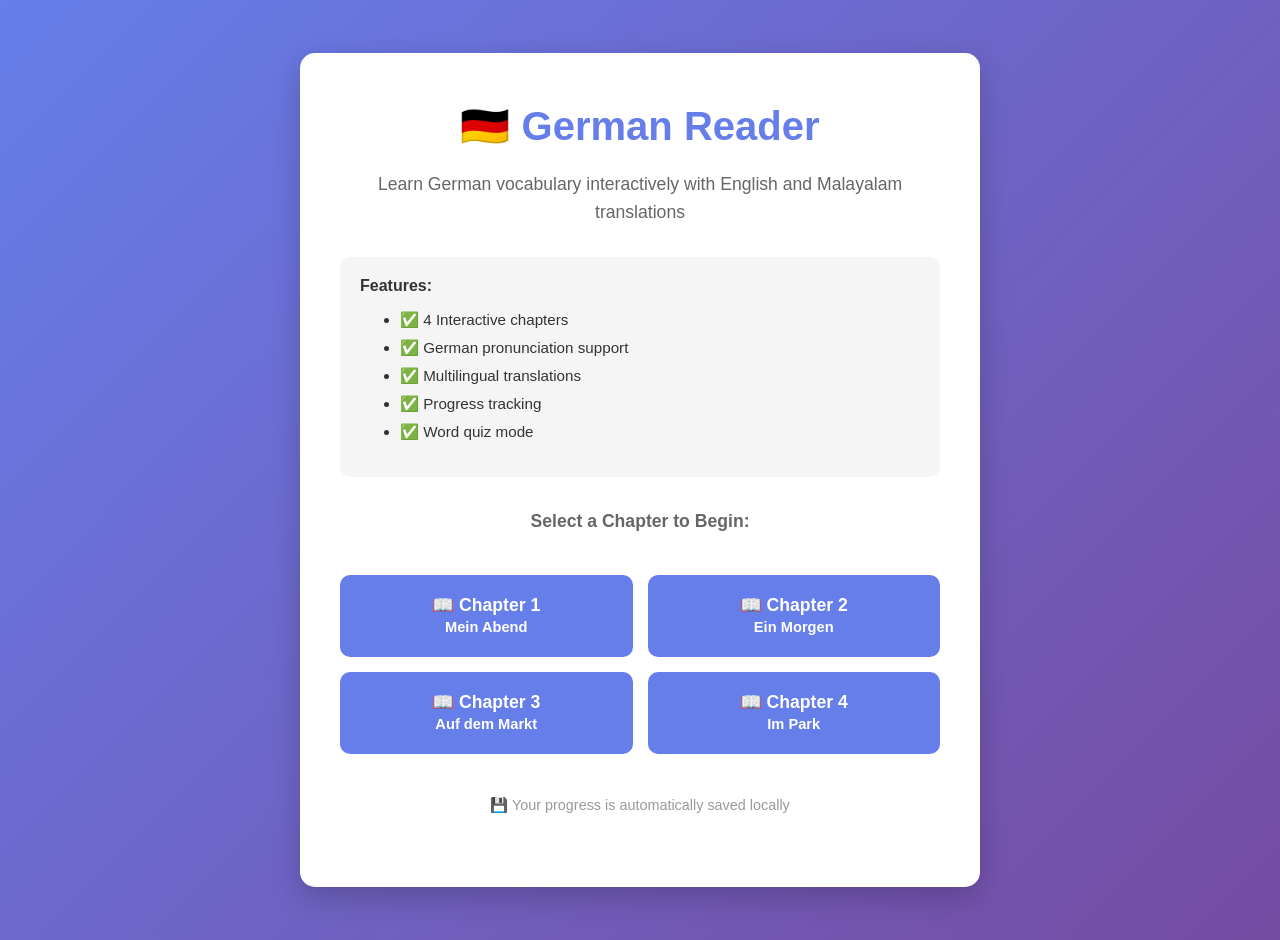
<file: index.html>
<!DOCTYPE html>
<html lang="de">
<head>
<meta charset="UTF-8">
<meta name="viewport" content="width=device-width, initial-scale=1.0">
<title>German Reader - Learn German</title>
<style>
  body {
    margin: 0;
    font-family: Arial, sans-serif;
    background: linear-gradient(135deg, #667eea 0%, #764ba2 100%);
    color: #333;
    display: flex;
    justify-content: center;
    align-items: center;
    min-height: 100vh;
    padding: 20px;
  }
  .container {
    max-width: 600px;
    text-align: center;
    background: white;
    padding: 50px 40px;
    border-radius: 15px;
    box-shadow: 0 10px 30px rgba(0,0,0,0.2);
  }
  h1 {
    color: #667eea;
    font-size: 2.5em;
    margin: 0 0 10px 0;
  }
  p {
    font-size: 1.1em;
    color: #666;
    margin: 20px 0;
    line-height: 1.6;
  }
  .chapters {
    display: grid;
    grid-template-columns: 1fr 1fr;
    gap: 15px;
    margin: 40px 0;
  }
  .chapter-btn {
    padding: 20px;
    border: none;
    border-radius: 10px;
    background: #667eea;
    color: white;
    font-weight: bold;
    font-size: 1.1em;
    cursor: pointer;
    transition: all 0.3s;
    text-decoration: none;
    display: inline-block;
  }
  .chapter-btn:hover {
    background: #764ba2;
    transform: translateY(-3px);
    box-shadow: 0 5px 15px rgba(0,0,0,0.2);
  }
  .features {
    text-align: left;
    background: #f5f5f5;
    padding: 20px;
    border-radius: 10px;
    margin: 30px 0;
  }
  .features li {
    margin: 10px 0;
    font-size: 0.95em;
  }
</style>
</head>
<body>
<div class="container">
  <h1>🇩🇪 German Reader</h1>
  <p>Learn German vocabulary interactively with English and Malayalam translations</p>
  
  <div class="features">
    <strong>Features:</strong>
    <ul>
      <li>✅ 4 Interactive chapters</li>
      <li>✅ German pronunciation support</li>
      <li>✅ Multilingual translations</li>
      <li>✅ Progress tracking</li>
      <li>✅ Word quiz mode</li>
    </ul>
  </div>

  <p><strong>Select a Chapter to Begin:</strong></p>
  <div class="chapters">
    <a href="chapter1.html" class="chapter-btn">📖 Chapter 1<br><small>Mein Abend</small></a>
    <a href="chapter2.html" class="chapter-btn">📖 Chapter 2<br><small>Ein Morgen</small></a>
    <a href="chapter3.html" class="chapter-btn">📖 Chapter 3<br><small>Auf dem Markt</small></a>
    <a href="chapter4.html" class="chapter-btn">📖 Chapter 4<br><small>Im Park</small></a>
  </div>

  <p style="font-size: 0.9em; color: #999;">
    💾 Your progress is automatically saved locally
  </p>
</div>
</body>
</html>
</file>
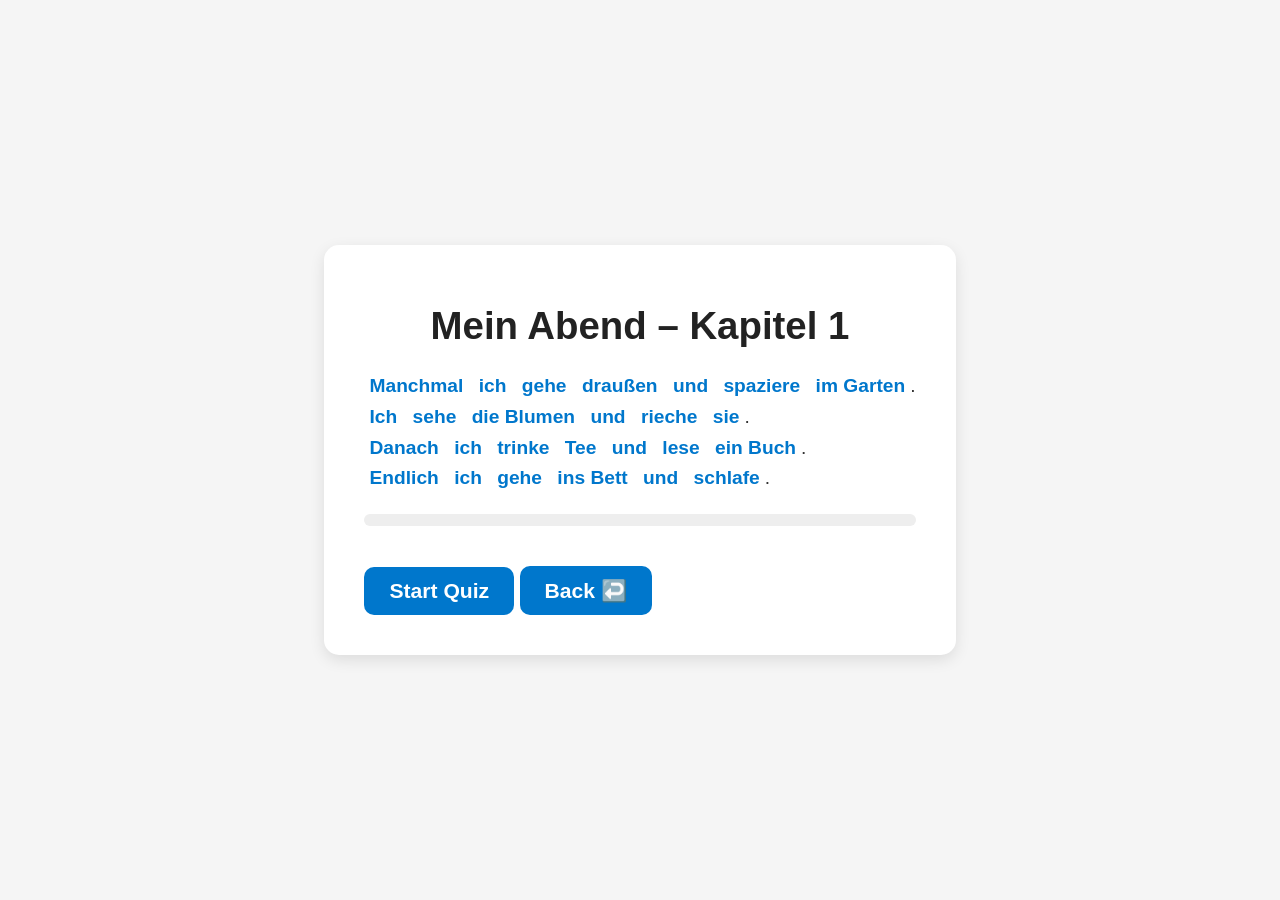
<file: chapter1.html>
<!DOCTYPE html>
<html lang="de" data-chapter="chapter1">
<head>
<meta charset="UTF-8">
<meta name="viewport" content="width=device-width, initial-scale=1.0">
<title>German Reader - Chapter 1</title>
<link rel="stylesheet" href="style.css">
</head>
<body data-chapter="chapter1">

<div class="reader-card">
<h1>Mein Abend – Kapitel 1</h1>

<div class="text-content">
<span class="word" data-meaning="Sometimes" data-ml="ചിലപ്പോൾ" data-def="Occasionally, now and then">Manchmal</span>
<span class="word" data-meaning="I" data-ml="ഞാൻ" data-def="Refers to the speaker">ich</span>
<span class="word" data-meaning="go" data-ml="പോകുന്നു" data-def="To move from one place to another">gehe</span>
<span class="word" data-meaning="outside" data-ml="പുറത്ത്" data-def="Outdoors, not inside">draußen</span>
<span class="word" data-meaning="and" data-ml="കൂടാതെ" data-def="Connects words or phrases">und</span>
<span class="word" data-meaning="walk" data-ml="നടക്കുന്നു" data-def="To move by putting one foot in front of the other">spaziere</span>
<span class="word" data-meaning="in the garden" data-ml="തോട്ടത്തിൽ" data-def="The area with plants, flowers, or vegetables">im Garten</span>.
</div>

<div class="text-content">
<span class="word" data-meaning="I" data-ml="ഞാൻ" data-def="Refers to the speaker">Ich</span>
<span class="word" data-meaning="see" data-ml="കാണുന്നു" data-def="To look at something">sehe</span>
<span class="word" data-meaning="the flowers" data-ml="പൂവുകൾ" data-def="Colorful plants">die Blumen</span>
<span class="word" data-meaning="and" data-ml="കൂടാതെ" data-def="Connects words or phrases">und</span>
<span class="word" data-meaning="smell" data-ml="വാസന അനുഭവിക്കുന്നു" data-def="To sense the fragrance">rieche</span>
<span class="word" data-meaning="them" data-ml="അവ" data-def="Refers to previously mentioned items">sie</span>.
</div>

<div class="text-content">
<span class="word" data-meaning="Afterwards" data-ml="പിന്നീട്" data-def="After some time">Danach</span>
<span class="word" data-meaning="I" data-ml="ഞാൻ" data-def="Refers to the speaker">ich</span>
<span class="word" data-meaning="drink" data-ml="കുടിക്കുന്നു" data-def="Consume liquid">trinke</span>
<span class="word" data-meaning="tea" data-ml="തേ" data-def="Hot beverage from leaves">Tee</span>
<span class="word" data-meaning="and" data-ml="കൂടാതെ" data-def="Connects words or phrases">und</span>
<span class="word" data-meaning="read" data-ml="വായിക്കുന്നു" data-def="Look at words in a book">lese</span>
<span class="word" data-meaning="a book" data-ml="ഒരു പുസ്തകം" data-def="Collection of written pages">ein Buch</span>.
</div>

<div class="text-content">
<span class="word" data-meaning="Finally" data-ml="അവസാനമായി" data-def="At the end">Endlich</span>
<span class="word" data-meaning="I" data-ml="ഞാൻ" data-def="Refers to the speaker">ich</span>
<span class="word" data-meaning="go" data-ml="പോകുന്നു" data-def="Move to another place">gehe</span>
<span class="word" data-meaning="to bed" data-ml="പിറങ്ങുന്നു" data-def="Place to sleep">ins Bett</span>
<span class="word" data-meaning="and" data-ml="കൂടാതെ" data-def="Connects words or phrases">und</span>
<span class="word" data-meaning="sleep" data-ml="ഉണരുന്നു" data-def="Stop being awake">schlafe</span>.
</div>

<div class="progress-bar"><div id="progress"></div></div>
<button id="quizBtn">Start Quiz</button>
<button id="nextChapter" onclick="location.href='index.html'">Back ↩️</button>
</div>

<div id="popup" class="popup">
<div class="popup-content">
<h3 id="popup-word"></h3>
<p><span>English:</span> <span id="popup-meaning"></span></p>
<p><span>Malayalam:</span> <span id="popup-ml"></span></p>
<p><span>Definition:</span> <span id="popup-def"></span></p>
</div>
</div>

<script src="script.js"></script>
</body>

</html>
</file>
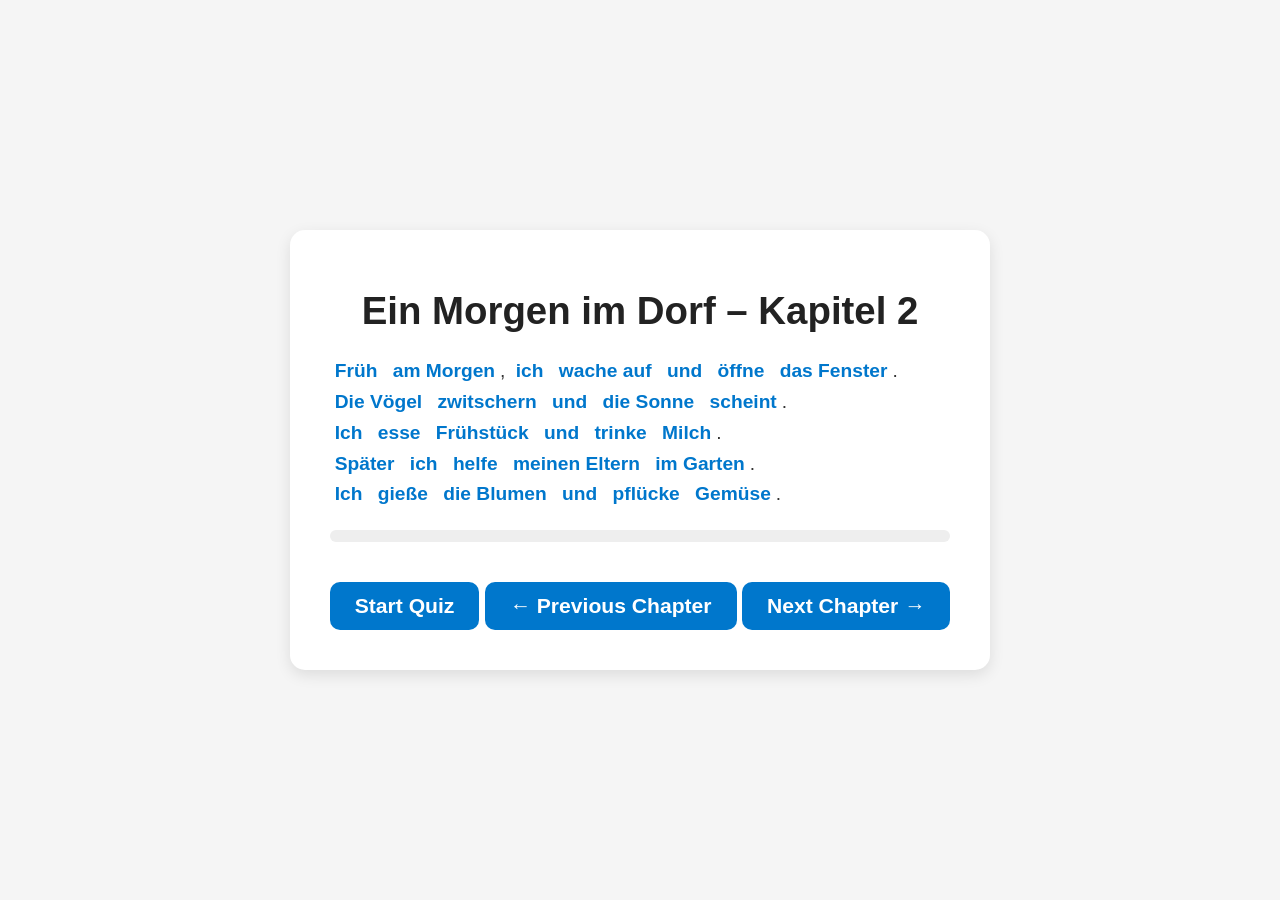
<file: chapter2.html>
<!DOCTYPE html>
<html lang="de" data-chapter="chapter2">
<head>
<meta charset="UTF-8">
<meta name="viewport" content="width=device-width, initial-scale=1.0">
<title>German Reader - Chapter 2</title>
<link rel="stylesheet" href="style.css">
</head>
<body data-chapter="chapter2">

<div class="reader-card">
<h1>Ein Morgen im Dorf – Kapitel 2</h1>

<div class="text-content">
<span class="word" data-meaning="Early" data-ml="പ്രാരംഭമായി" data-def="At the beginning of the day">Früh</span>
<span class="word" data-meaning="in the morning" data-ml="സാവകാശം" data-def="During the morning hours">am Morgen</span>,
<span class="word" data-meaning="I" data-ml="ഞാൻ" data-def="Refers to the speaker">ich</span>
<span class="word" data-meaning="wake up" data-ml="ഉണരുന്നു" data-def="Stop sleeping and become alert">wache auf</span>
<span class="word" data-meaning="and" data-ml="കൂടാതെ" data-def="Connects words or phrases">und</span>
<span class="word" data-meaning="open" data-ml="തുറക്കുന്നു" data-def="Move something to allow access">öffne</span>
<span class="word" data-meaning="the window" data-ml="ജാലകം" data-def="The frame to see outside">das Fenster</span>.
</div>

<div class="text-content">
<span class="word" data-meaning="The birds" data-ml="പക്ഷികൾ" data-def="Small flying animals">Die Vögel</span>
<span class="word" data-meaning="are chirping" data-ml="ചെർപ്പ് ചെയ്യുന്നുണ്ട്" data-def="Making short high-pitched sounds">zwitschern</span>
<span class="word" data-meaning="and" data-ml="കൂടാതെ" data-def="Connects words or phrases">und</span>
<span class="word" data-meaning="the sun" data-ml="സൂര്യൻ" data-def="The star giving light">die Sonne</span>
<span class="word" data-meaning="is shining" data-ml="പ്രകാശിക്കുന്നു" data-def="Giving light and warmth">scheint</span>.
</div>

<div class="text-content">
<span class="word" data-meaning="I" data-ml="ഞാൻ" data-def="Refers to the speaker">Ich</span>
<span class="word" data-meaning="eat" data-ml="തിന്നുന്നു" data-def="Consume food">esse</span>
<span class="word" data-meaning="breakfast" data-ml="പ്രാതൽ" data-def="The first meal of the day">Frühstück</span>
<span class="word" data-meaning="and" data-ml="കൂടാതെ" data-def="Connects words or phrases">und</span>
<span class="word" data-meaning="drink" data-ml="കുടിക്കുന്നു" data-def="Consume liquid">trinke</span>
<span class="word" data-meaning="milk" data-ml="പാൽ" data-def="White liquid from cows">Milch</span>.
</div>

<div class="text-content">
<span class="word" data-meaning="Later" data-ml="പിന്നീട്" data-def="After some time">Später</span>
<span class="word" data-meaning="I" data-ml="ഞാൻ" data-def="Refers to the speaker">ich</span>
<span class="word" data-meaning="help" data-ml="സഹായിക്കുന്നു" data-def="Assist someone">helfe</span>
<span class="word" data-meaning="my parents" data-ml="എന്റെ രക്ഷിതാക്കൾ" data-def="Father and mother">meinen Eltern</span>
<span class="word" data-meaning="in the garden" data-ml="തോട്ടത്തിൽ" data-def="Where plants grow">im Garten</span>.
</div>

<div class="text-content">
<span class="word" data-meaning="I" data-ml="ഞാൻ" data-def="Refers to the speaker">Ich</span>
<span class="word" data-meaning="water" data-ml="ജലദാനം ചെയ്യുന്നു" data-def="Give water to plants">gieße</span>
<span class="word" data-meaning="the flowers" data-ml="പൂവുകൾ" data-def="Colorful plants">die Blumen</span>
<span class="word" data-meaning="and" data-ml="കൂടാതെ" data-def="Connects words or phrases">und</span>
<span class="word" data-meaning="pick" data-ml="തൊഴുന്നു" data-def="Collect or gather">pflücke</span>
<span class="word" data-meaning="vegetables" data-ml="പച്ചക്കറികൾ" data-def="Plants that we eat">Gemüse</span>.
</div>

<div class="progress-bar"><div id="progress"></div></div>
<button id="quizBtn">Start Quiz</button>
<button id="prevChapter" onclick="location.href='chapter1.html'">← Previous Chapter</button>
<button id="nextChapter" onclick="location.href='chapter3.html'">Next Chapter →</button>
</div>

<div id="popup" class="popup">
<div class="popup-content">
<h3 id="popup-word"></h3>
<p><span>English:</span> <span id="popup-meaning"></span></p>
<p><span>Malayalam:</span> <span id="popup-ml"></span></p>
<p><span>Definition:</span> <span id="popup-def"></span></p>
</div>
</div>

<script src="script.js"></script>
</body>
</html>
</file>
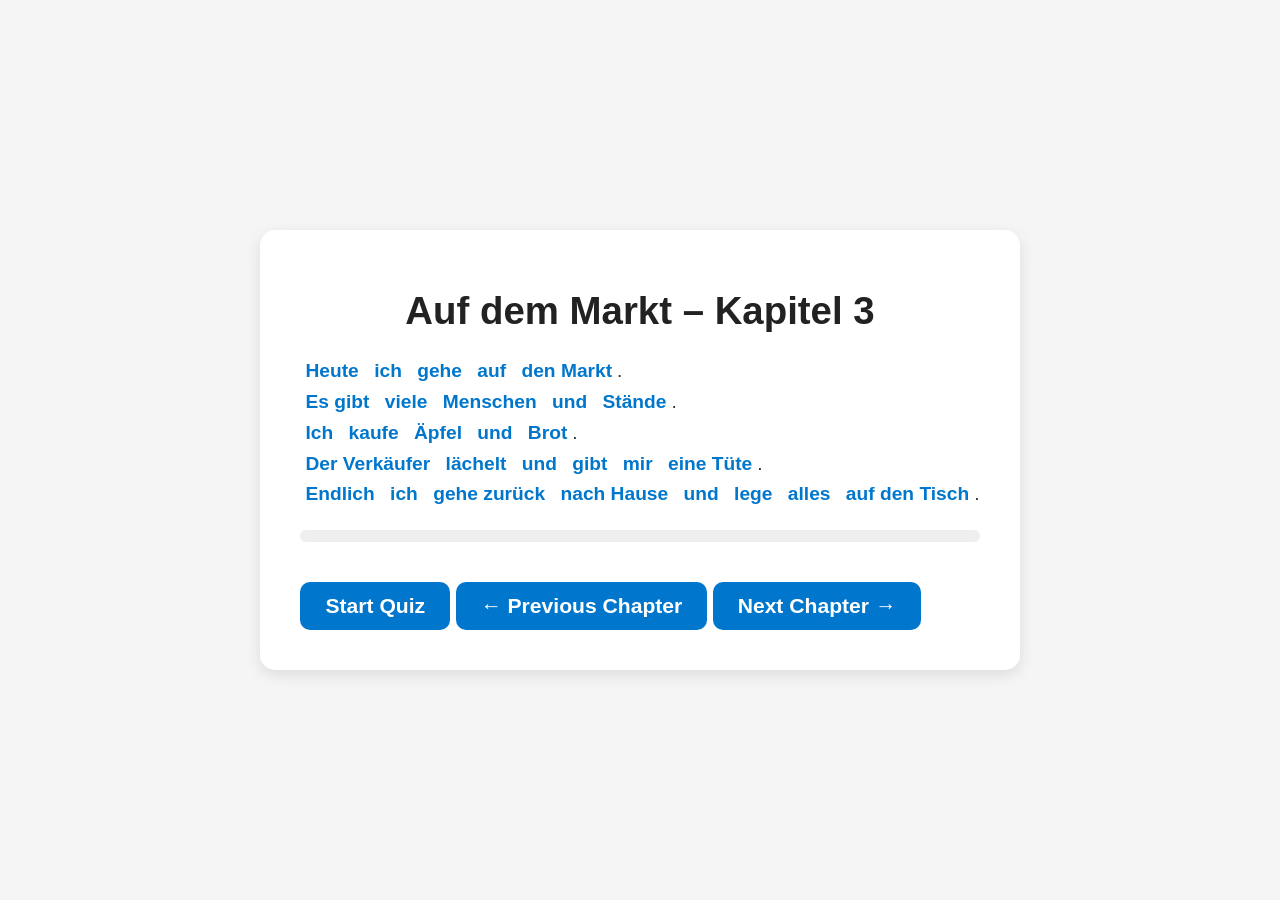
<file: chapter3.html>
<!DOCTYPE html>
<html lang="de" data-chapter="chapter3">
<head>
<meta charset="UTF-8">
<meta name="viewport" content="width=device-width, initial-scale=1.0">
<title>German Reader - Chapter 3</title>
<link rel="stylesheet" href="style.css">
</head>
<body data-chapter="chapter3">

<div class="reader-card">
<h1>Auf dem Markt – Kapitel 3</h1>

<div class="text-content">
<span class="word" data-meaning="Today" data-ml="ഇന്ന്" data-def="On this day">Heute</span>
<span class="word" data-meaning="I" data-ml="ഞാൻ" data-def="Refers to the speaker">ich</span>
<span class="word" data-meaning="go" data-ml="പോകുന്നു" data-def="To move from one place to another">gehe</span>
<span class="word" data-meaning="to" data-ml="വരെ" data-def="Indicates direction or place">auf</span>
<span class="word" data-meaning="the market" data-ml="മാർക്കറ്റിലേക്ക്" data-def="Place where people buy and sell things">den Markt</span>.
</div>

<div class="text-content">
<span class="word" data-meaning="There are" data-ml="അവിടെ ഉണ്ട്" data-def="Indicating existence">Es gibt</span>
<span class="word" data-meaning="many" data-ml="പല" data-def="A large number of items or people">viele</span>
<span class="word" data-meaning="people" data-ml="മനുഷ്യർ" data-def="Human beings">Menschen</span>
<span class="word" data-meaning="and" data-ml="കൂടാതെ" data-def="Connects words or phrases">und</span>
<span class="word" data-meaning="stalls" data-ml="സ്റ്റാളുകൾ" data-def="Small shops or booths">Stände</span>.
</div>

<div class="text-content">
<span class="word" data-meaning="I" data-ml="ഞാൻ" data-def="Refers to the speaker">Ich</span>
<span class="word" data-meaning="buy" data-ml="വാങ്ങുന്നു" data-def="To get something by paying money">kaufe</span>
<span class="word" data-meaning="apples" data-ml="സേപ്പിൾ" data-def="A type of fruit">Äpfel</span>
<span class="word" data-meaning="and" data-ml="കൂടാതെ" data-def="Connects words or phrases">und</span>
<span class="word" data-meaning="bread" data-ml="റൊട്ടി" data-def="Baked food made from flour">Brot</span>.
</div>

<div class="text-content">
<span class="word" data-meaning="The seller" data-ml="വിൽപ്പനക്കാരൻ" data-def="Person who sells things">Der Verkäufer</span>
<span class="word" data-meaning="smiles" data-ml="പുഞ്ചിരിക്കുന്നു" data-def="Shows happiness with facial expression">lächelt</span>
<span class="word" data-meaning="and" data-ml="കൂടാതെ" data-def="Connects words or phrases">und</span>
<span class="word" data-meaning="gives" data-ml="കൊടുക്കുന്നു" data-def="To hand something to someone">gibt</span>
<span class="word" data-meaning="me" data-ml="എനിക്ക്" data-def="Refers to the speaker">mir</span>
<span class="word" data-meaning="a bag" data-ml="ഒരു പൈപ്പ്" data-def="Container for carrying things">eine Tüte</span>.
</div>

<div class="text-content">
<span class="word" data-meaning="Finally" data-ml="അവസാനമായി" data-def="At the end of something">Endlich</span>
<span class="word" data-meaning="I" data-ml="ഞാൻ" data-def="Refers to the speaker">ich</span>
<span class="word" data-meaning="return" data-ml="വാപ്പസ് പോകുന്നു" data-def="Go back to a place">gehe zurück</span>
<span class="word" data-meaning="home" data-ml="വീട്ടിലേക്ക്" data-def="The place where I live">nach Hause</span>
<span class="word" data-meaning="and" data-ml="കൂടാതെ" data-def="Connects words or phrases">und</span>
<span class="word" data-meaning="put" data-ml="വെക്കുന്നു" data-def="Place something somewhere">lege</span>
<span class="word" data-meaning="everything" data-ml="എല്ലാം" data-def="All items">alles</span>
<span class="word" data-meaning="on the table" data-ml="മേജയിൽ" data-def="Surface for placing items">auf den Tisch</span>.
</div>

<div class="progress-bar"><div id="progress"></div></div>
<button id="quizBtn">Start Quiz</button>
<button id="prevChapter" onclick="location.href='chapter2.html'">← Previous Chapter</button>
<button id="nextChapter" onclick="location.href='chapter4.html'">Next Chapter →</button>
</div>

<div id="popup" class="popup">
<div class="popup-content">
<h3 id="popup-word"></h3>
<p><span>English:</span> <span id="popup-meaning"></span></p>
<p><span>Malayalam:</span> <span id="popup-ml"></span></p>
<p><span>Definition:</span> <span id="popup-def"></span></p>
</div>
</div>

<script src="script.js"></script>
</body>
</html>
</file>
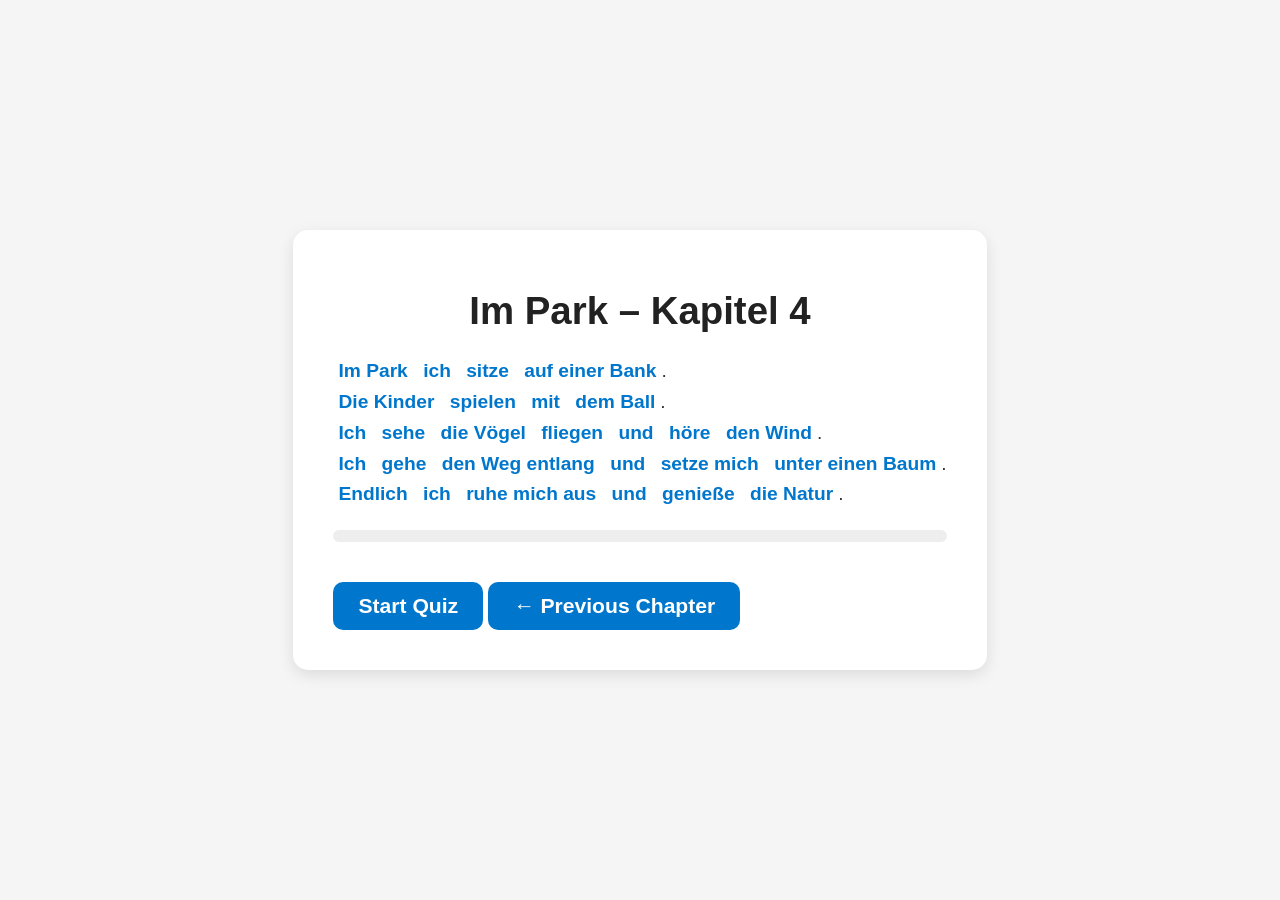
<file: chapter4.html>
<!DOCTYPE html>
<html lang="de" data-chapter="chapter4">
<head>
<meta charset="UTF-8">
<meta name="viewport" content="width=device-width, initial-scale=1.0">
<title>German Reader - Chapter 4</title>
<link rel="stylesheet" href="style.css">
</head>
<body data-chapter="chapter4">

<div class="reader-card">
<h1>Im Park – Kapitel 4</h1>

<div class="text-content">
<span class="word" data-meaning="In the park" data-ml="പാർക്കിൽ" data-def="Place with trees and benches">Im Park</span>
<span class="word" data-meaning="I" data-ml="ഞാൻ" data-def="Refers to the speaker">ich</span>
<span class="word" data-meaning="sit" data-ml="കുറുക്കുന്നു" data-def="To rest on a chair or bench">sitze</span>
<span class="word" data-meaning="on a bench" data-ml="ബെഞ്ചിൽ" data-def="A long seat for people">auf einer Bank</span>.
</div>

<div class="text-content">
<span class="word" data-meaning="The children" data-ml="മക്കൾ" data-def="Young people">Die Kinder</span>
<span class="word" data-meaning="play" data-ml="കളിക്കുന്നു" data-def="Engage in fun activities">spielen</span>
<span class="word" data-meaning="with" data-ml="കൂടാതെ" data-def="Connects words or phrases">mit</span>
<span class="word" data-meaning="the ball" data-ml="ബോൾ" data-def="A round object used in games">dem Ball</span>.
</div>

<div class="text-content">
<span class="word" data-meaning="I" data-ml="ഞാൻ" data-def="Refers to the speaker">Ich</span>
<span class="word" data-meaning="watch" data-ml="കാണുന്നു" data-def="Look at something">sehe</span>
<span class="word" data-meaning="the birds" data-ml="പക്ഷികൾ" data-def="Small flying animals">die Vögel</span>
<span class="word" data-meaning="fly" data-ml="പറക്കുന്നു" data-def="Move in the air">fliegen</span>
<span class="word" data-meaning="and" data-ml="കൂടാതെ" data-def="Connects words or phrases">und</span>
<span class="word" data-meaning="listen" data-ml="കേൾക്കുന്നു" data-def="Hear sounds">höre</span>
<span class="word" data-meaning="the wind" data-ml="കാറ്റ്" data-def="Air moving outside">den Wind</span>.
</div>

<div class="text-content">
<span class="word" data-meaning="I" data-ml="ഞാൻ" data-def="Refers to the speaker">Ich</span>
<span class="word" data-meaning="walk" data-ml="നടക്കുന്നു" data-def="Move by putting one foot in front of the other">gehe</span>
<span class="word" data-meaning="along" data-ml="കടന്നു" data-def="Move through a path">den Weg entlang</span>
<span class="word" data-meaning="and" data-ml="കൂടാതെ" data-def="Connects words or phrases">und</span>
<span class="word" data-meaning="sit" data-ml="കുറുക്കുന്നു" data-def="Rest on a chair or bench">setze mich</span>
<span class="word" data-meaning="under a tree" data-ml="ഒരു വൃക്ഷത്തിന്റെ കീഴിൽ" data-def="Below the shade of a tree">unter einen Baum</span>.
</div>

<div class="text-content">
<span class="word" data-meaning="Finally" data-ml="അവസാനമായി" data-def="At the end of something">Endlich</span>
<span class="word" data-meaning="I" data-ml="ഞാൻ" data-def="Refers to the speaker">ich</span>
<span class="word" data-meaning="rest" data-ml="വിശ്രമിക്കുന്നു" data-def="Relax and take a break">ruhe mich aus</span>
<span class="word" data-meaning="and" data-ml="കൂടാതെ" data-def="Connects words or phrases">und</span>
<span class="word" data-meaning="enjoy" data-ml="ആസ്വദിക്കുന്നു" data-def="Take pleasure in something">genieße</span>
<span class="word" data-meaning="the nature" data-ml="പ്രകൃതിയ" data-def="Plants, animals, and environment">die Natur</span>.
</div>

<div class="progress-bar"><div id="progress"></div></div>
<button id="quizBtn">Start Quiz</button>
<button id="prevChapter" onclick="location.href='chapter3.html'">← Previous Chapter</button>
</div>

<div id="popup" class="popup">
<div class="popup-content">
<h3 id="popup-word"></h3>
<p><span>English:</span> <span id="popup-meaning"></span></p>
<p><span>Malayalam:</span> <span id="popup-ml"></span></p>
<p><span>Definition:</span> <span id="popup-def"></span></p>
</div>
</div>

<script src="script.js"></script>
</body>
</html>
</file>
<file: style.css>
body {
    margin:0;
    font-family:Arial,sans-serif;
    background:#f5f5f5;
    color:#333;
    display:flex;
    justify-content:center;
    align-items:center;
    min-height:100vh;
}
.reader-card {
    max-width:700px;
    margin:40px;
    padding:40px;
    border-radius:15px;
    background:#fff;
    box-shadow:0 5px 15px rgba(0,0,0,0.1);
    font-size:1.2em;
    line-height:1.6em;
    position:relative;
}
h1 { text-align:center; margin-bottom:30px; font-size:2em; color:#222; }
.word {
    cursor:pointer;
    padding:2px 5px;
    border-radius:4px;
    transition:all 0.2s;
    font-weight:600;
    color:#0077cc;
}
.word:hover { background:#cce7ff; color:#005999; }
.word.active { box-shadow:0 0 8px #0077cc,0 0 15px #66b3ff; }
.popup { position:absolute; display:none; font-family:Arial,sans-serif; z-index:10; }
.popup-content { background:#fff; color:#333; padding:12px; border-radius:10px; border:1px solid #ccc; width:300px; box-shadow:0 4px 12px rgba(0,0,0,0.15);}
.popup-content span:first-child { font-weight:700; }
.progress-bar { width:100%; height:12px; background:#eee; margin:20px 0; border-radius:12px; overflow:hidden;}
#progress { height:100%; width:0%; background:#0077cc; border-radius:12px;}
#quizBtn, #prevChapter, #nextChapter {
    margin-top:20px;
    padding:12px 25px;
    border:none;
    border-radius:10px;
    background:#0077cc;
    color:#fff;
    font-weight:700;
    cursor:pointer;
    font-size:1.1em;
    transition:all 0.3s;
}
#quizBtn:hover, #prevChapter:hover, #nextChapter:hover { transform:scale(1.05); box-shadow:0 0 12px #66b3ff; }
</file>
